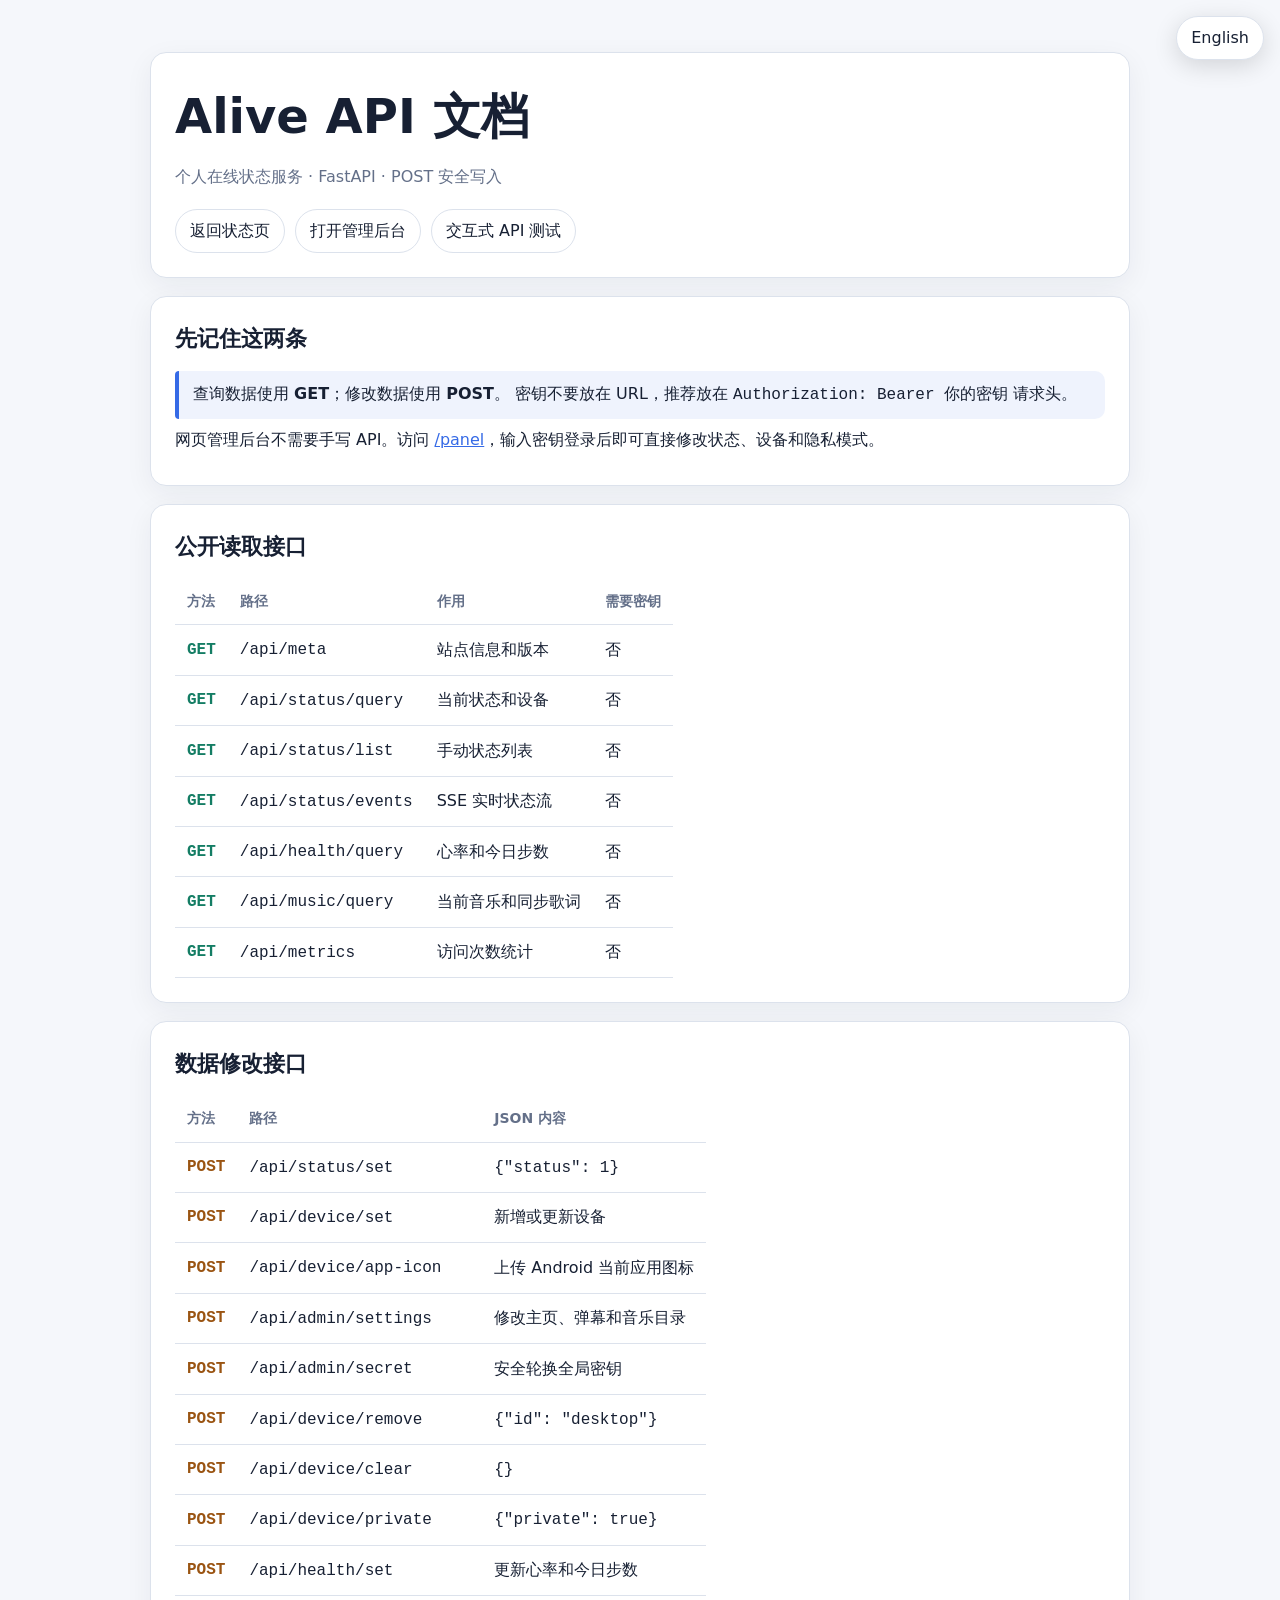
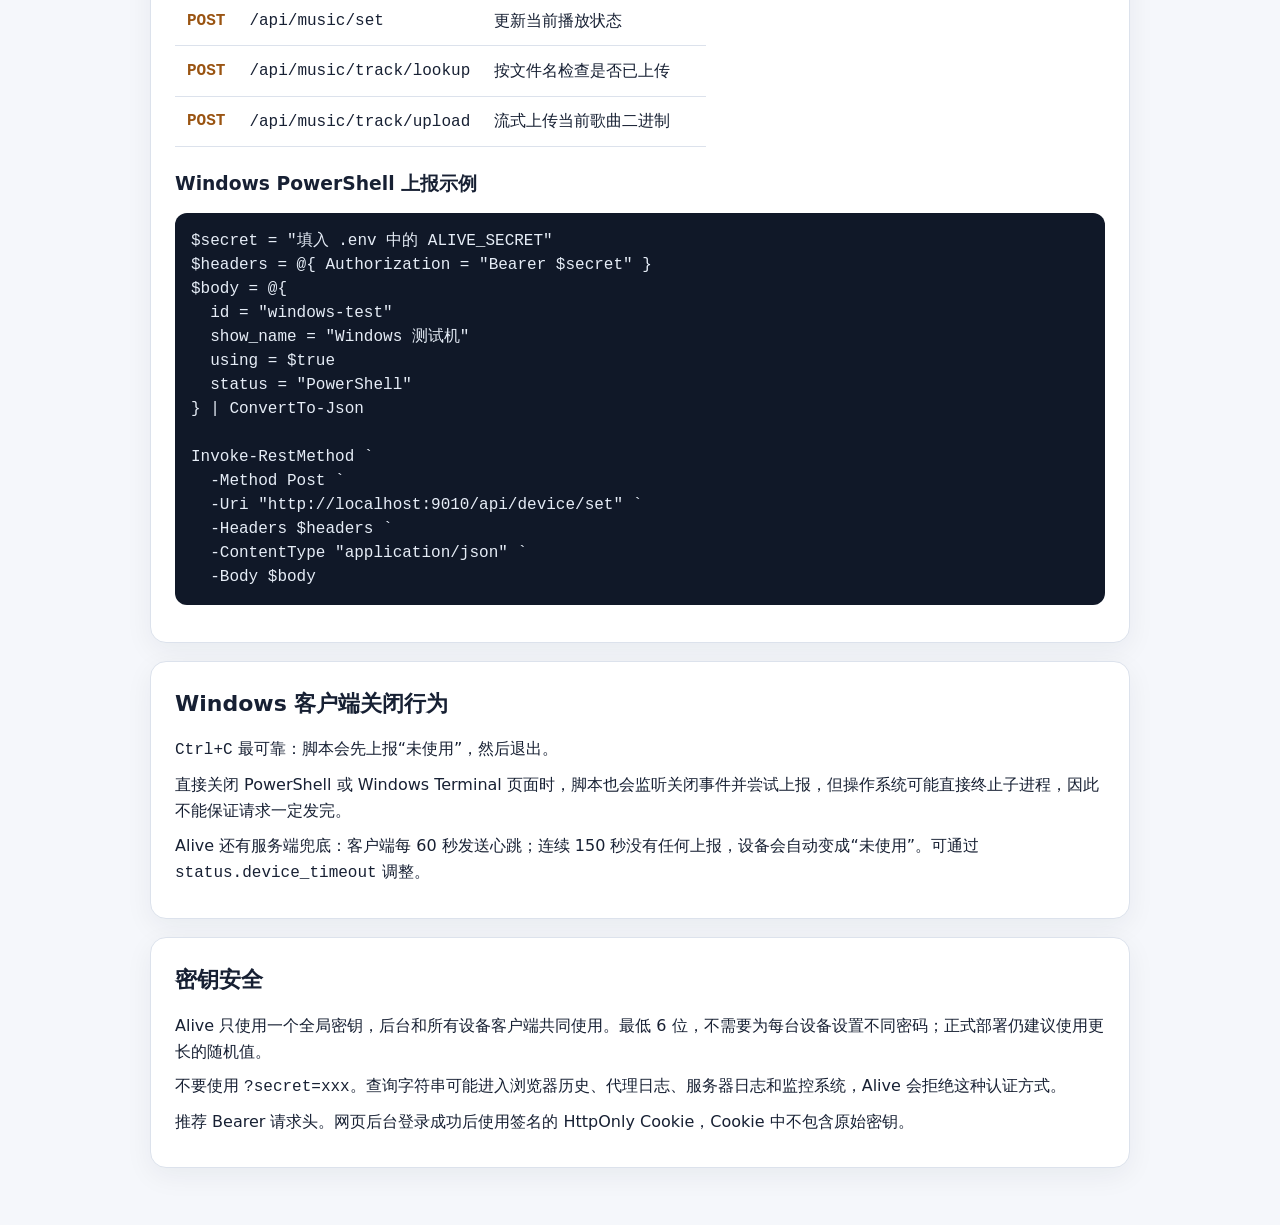
<file: public/docs.html>
<!doctype html>
<html lang="zh-CN">
<head>
    <meta charset="utf-8">
    <meta name="viewport" content="width=device-width, initial-scale=1">
    <title>Alive API 文档 / Documentation</title>
    <style>
        :root {
            color-scheme: light dark;
            --bg: #f5f7fb;
            --card: #fff;
            --text: #172033;
            --muted: #647089;
            --border: #dce2ec;
            --accent: #356ae6;
            --get: #147d64;
            --post: #9a5412;
            --code: #101828;
        }
        @media (prefers-color-scheme: dark) {
            :root {
                --bg: #0d111a;
                --card: #151b27;
                --text: #edf2ff;
                --muted: #a9b4ca;
                --border: #303a4d;
                --accent: #85a8ff;
                --get: #59d5b2;
                --post: #ffb86b;
                --code: #080b11;
            }
        }
        * { box-sizing: border-box; }
        body {
            margin: 0;
            color: var(--text);
            background: var(--bg);
            font-family: Inter, "Segoe UI", "Microsoft YaHei", system-ui, sans-serif;
            line-height: 1.65;
        }
        .wrap { width: min(980px, calc(100% - 32px)); margin: 52px auto 80px; }
        .hero, .card {
            background: var(--card);
            border: 1px solid var(--border);
            border-radius: 16px;
            padding: 24px;
            margin-bottom: 18px;
            box-shadow: 0 8px 28px rgba(22, 32, 51, .06);
        }
        h1 { margin: 0 0 8px; font-size: clamp(30px, 5vw, 48px); }
        h2 { margin: 0 0 14px; font-size: 22px; }
        h3 { margin: 22px 0 8px; }
        p { margin: 8px 0; }
        a { color: var(--accent); }
        .muted { color: var(--muted); }
        .links { display: flex; flex-wrap: wrap; gap: 10px; margin-top: 18px; }
        .links a, #language-toggle {
            border: 1px solid var(--border);
            border-radius: 999px;
            padding: 8px 14px;
            background: var(--card);
            color: var(--text);
            text-decoration: none;
            cursor: pointer;
            font: inherit;
        }
        #language-toggle {
            position: fixed;
            top: 16px;
            right: 16px;
            z-index: 10;
            box-shadow: 0 6px 24px rgba(0, 0, 0, .14);
        }
        table { width: 100%; border-collapse: collapse; display: block; overflow-x: auto; }
        th, td { padding: 11px 12px; border-bottom: 1px solid var(--border); text-align: left; white-space: nowrap; }
        th { color: var(--muted); font-size: 14px; }
        .method { font-weight: 800; font-family: Consolas, monospace; }
        .get { color: var(--get); }
        .post { color: var(--post); }
        code { font-family: Consolas, "Cascadia Code", monospace; }
        pre {
            overflow-x: auto;
            padding: 16px;
            border-radius: 12px;
            color: #e6edf7;
            background: var(--code);
            line-height: 1.5;
        }
        .notice {
            border-left: 4px solid var(--accent);
            padding: 10px 14px;
            background: color-mix(in srgb, var(--accent) 8%, transparent);
            border-radius: 4px 10px 10px 4px;
        }
        [data-lang][hidden] { display: none !important; }
        @media (max-width: 640px) {
            .wrap { margin-top: 72px; }
            .hero, .card { padding: 18px; border-radius: 12px; }
            #language-toggle { top: 10px; right: 10px; }
        }
    </style>
</head>
<body>
    <button id="language-toggle" type="button" aria-label="Switch language">English</button>

    <main class="wrap" data-lang="zh">
        <section class="hero">
            <h1>Alive API 文档</h1>
            <p class="muted">个人在线状态服务 · FastAPI · POST 安全写入</p>
            <div class="links">
                <a href="/">返回状态页</a>
                <a href="/panel">打开管理后台</a>
                <a href="/swagger">交互式 API 测试</a>
            </div>
        </section>

        <section class="card">
            <h2>先记住这两条</h2>
            <p class="notice">
                查询数据使用 <strong>GET</strong>；修改数据使用 <strong>POST</strong>。
                密钥不要放在 URL，推荐放在 <code>Authorization: Bearer 你的密钥</code> 请求头。
            </p>
            <p>网页管理后台不需要手写 API。访问 <a href="/panel">/panel</a>，输入密钥登录后即可直接修改状态、设备和隐私模式。</p>
        </section>

        <section class="card">
            <h2>公开读取接口</h2>
            <table>
                <thead><tr><th>方法</th><th>路径</th><th>作用</th><th>需要密钥</th></tr></thead>
                <tbody>
                    <tr><td class="method get">GET</td><td><code>/api/meta</code></td><td>站点信息和版本</td><td>否</td></tr>
                    <tr><td class="method get">GET</td><td><code>/api/status/query</code></td><td>当前状态和设备</td><td>否</td></tr>
                    <tr><td class="method get">GET</td><td><code>/api/status/list</code></td><td>手动状态列表</td><td>否</td></tr>
                    <tr><td class="method get">GET</td><td><code>/api/status/events</code></td><td>SSE 实时状态流</td><td>否</td></tr>
                    <tr><td class="method get">GET</td><td><code>/api/health/query</code></td><td>心率和今日步数</td><td>否</td></tr>
                    <tr><td class="method get">GET</td><td><code>/api/music/query</code></td><td>当前音乐和同步歌词</td><td>否</td></tr>
                    <tr><td class="method get">GET</td><td><code>/api/metrics</code></td><td>访问次数统计</td><td>否</td></tr>
                </tbody>
            </table>
        </section>

        <section class="card">
            <h2>数据修改接口</h2>
            <table>
                <thead><tr><th>方法</th><th>路径</th><th>JSON 内容</th></tr></thead>
                <tbody>
                    <tr><td class="method post">POST</td><td><code>/api/status/set</code></td><td><code>{"status": 1}</code></td></tr>
                    <tr><td class="method post">POST</td><td><code>/api/device/set</code></td><td>新增或更新设备</td></tr>
                    <tr><td class="method post">POST</td><td><code>/api/device/app-icon</code></td><td>上传 Android 当前应用图标</td></tr>
                    <tr><td class="method post">POST</td><td><code>/api/admin/settings</code></td><td>修改主页、弹幕和音乐目录</td></tr>
                    <tr><td class="method post">POST</td><td><code>/api/admin/secret</code></td><td>安全轮换全局密钥</td></tr>
                    <tr><td class="method post">POST</td><td><code>/api/device/remove</code></td><td><code>{"id": "desktop"}</code></td></tr>
                    <tr><td class="method post">POST</td><td><code>/api/device/clear</code></td><td><code>{}</code></td></tr>
                    <tr><td class="method post">POST</td><td><code>/api/device/private</code></td><td><code>{"private": true}</code></td></tr>
                    <tr><td class="method post">POST</td><td><code>/api/health/set</code></td><td>更新心率和今日步数</td></tr>
                    <tr><td class="method post">POST</td><td><code>/api/music/set</code></td><td>更新当前播放状态</td></tr>
                    <tr><td class="method post">POST</td><td><code>/api/music/track/lookup</code></td><td>按文件名检查是否已上传</td></tr>
                    <tr><td class="method post">POST</td><td><code>/api/music/track/upload</code></td><td>流式上传当前歌曲二进制</td></tr>
                </tbody>
            </table>

            <h3>Windows PowerShell 上报示例</h3>
            <pre><code>$secret = "填入 .env 中的 ALIVE_SECRET"
$headers = @{ Authorization = "Bearer $secret" }
$body = @{
  id = "windows-test"
  show_name = "Windows 测试机"
  using = $true
  status = "PowerShell"
} | ConvertTo-Json

Invoke-RestMethod `
  -Method Post `
  -Uri "http://localhost:9010/api/device/set" `
  -Headers $headers `
  -ContentType "application/json" `
  -Body $body</code></pre>
        </section>

        <section class="card">
            <h2>Windows 客户端关闭行为</h2>
            <p><code>Ctrl+C</code> 最可靠：脚本会先上报“未使用”，然后退出。</p>
            <p>直接关闭 PowerShell 或 Windows Terminal 页面时，脚本也会监听关闭事件并尝试上报，但操作系统可能直接终止子进程，因此不能保证请求一定发完。</p>
            <p>Alive 还有服务端兜底：客户端每 60 秒发送心跳；连续 150 秒没有任何上报，设备会自动变成“未使用”。可通过 <code>status.device_timeout</code> 调整。</p>
        </section>

        <section class="card">
            <h2>密钥安全</h2>
            <p>Alive 只使用一个全局密钥，后台和所有设备客户端共同使用。最低 6 位，不需要为每台设备设置不同密码；正式部署仍建议使用更长的随机值。</p>
            <p>不要使用 <code>?secret=xxx</code>。查询字符串可能进入浏览器历史、代理日志、服务器日志和监控系统，Alive 会拒绝这种认证方式。</p>
            <p>推荐 Bearer 请求头。网页后台登录成功后使用签名的 HttpOnly Cookie，Cookie 中不包含原始密钥。</p>
        </section>
    </main>

    <main class="wrap" data-lang="en" hidden>
        <section class="hero">
            <h1>Alive API Documentation</h1>
            <p class="muted">Personal status service · FastAPI · Secure POST mutations</p>
            <div class="links">
                <a href="/">Status page</a>
                <a href="/panel">Admin panel</a>
                <a href="/swagger">Interactive API</a>
            </div>
        </section>

        <section class="card">
            <h2>Two rules to remember</h2>
            <p class="notice">
                Use <strong>GET</strong> to read data and <strong>POST</strong> to change it.
                Never put the secret in a URL. Prefer the
                <code>Authorization: Bearer YOUR_SECRET</code> header.
            </p>
            <p>You can manage everything in a browser at <a href="/panel">/panel</a> without writing API requests.</p>
        </section>

        <section class="card">
            <h2>Public read endpoints</h2>
            <table>
                <thead><tr><th>Method</th><th>Path</th><th>Purpose</th><th>Secret</th></tr></thead>
                <tbody>
                    <tr><td class="method get">GET</td><td><code>/api/meta</code></td><td>Site metadata and version</td><td>No</td></tr>
                    <tr><td class="method get">GET</td><td><code>/api/status/query</code></td><td>Current status and devices</td><td>No</td></tr>
                    <tr><td class="method get">GET</td><td><code>/api/status/list</code></td><td>Manual status choices</td><td>No</td></tr>
                    <tr><td class="method get">GET</td><td><code>/api/status/events</code></td><td>Live SSE status stream</td><td>No</td></tr>
                    <tr><td class="method get">GET</td><td><code>/api/health/query</code></td><td>Heart rate and today's steps</td><td>No</td></tr>
                    <tr><td class="method get">GET</td><td><code>/api/music/query</code></td><td>Current music and timed lyrics</td><td>No</td></tr>
                    <tr><td class="method get">GET</td><td><code>/api/metrics</code></td><td>Visit metrics</td><td>No</td></tr>
                </tbody>
            </table>
        </section>

        <section class="card">
            <h2>Mutation endpoints</h2>
            <table>
                <thead><tr><th>Method</th><th>Path</th><th>JSON body</th></tr></thead>
                <tbody>
                    <tr><td class="method post">POST</td><td><code>/api/status/set</code></td><td><code>{"status": 1}</code></td></tr>
                    <tr><td class="method post">POST</td><td><code>/api/device/set</code></td><td>Create or update a device</td></tr>
                    <tr><td class="method post">POST</td><td><code>/api/device/app-icon</code></td><td>Upload the current Android app icon</td></tr>
                    <tr><td class="method post">POST</td><td><code>/api/admin/settings</code></td><td>Update homepage, danmaku, and music directory</td></tr>
                    <tr><td class="method post">POST</td><td><code>/api/admin/secret</code></td><td>Securely rotate the global secret</td></tr>
                    <tr><td class="method post">POST</td><td><code>/api/device/remove</code></td><td><code>{"id": "desktop"}</code></td></tr>
                    <tr><td class="method post">POST</td><td><code>/api/device/clear</code></td><td><code>{}</code></td></tr>
                    <tr><td class="method post">POST</td><td><code>/api/device/private</code></td><td><code>{"private": true}</code></td></tr>
                    <tr><td class="method post">POST</td><td><code>/api/health/set</code></td><td>Update heart rate and steps</td></tr>
                    <tr><td class="method post">POST</td><td><code>/api/music/set</code></td><td>Update now-playing state</td></tr>
                    <tr><td class="method post">POST</td><td><code>/api/music/track/lookup</code></td><td>Check an existing track by filename</td></tr>
                    <tr><td class="method post">POST</td><td><code>/api/music/track/upload</code></td><td>Stream the current audio file</td></tr>
                </tbody>
            </table>

            <h3>Device update JSON</h3>
            <pre><code>{
  "id": "windows-test",
  "show_name": "Windows PC",
  "using": true,
  "status": "PowerShell",
  "fields": {}
}</code></pre>
        </section>

        <section class="card">
            <h2>Closing the Windows client</h2>
            <p><code>Ctrl+C</code> is the most reliable exit: the client reports “not using” before it stops.</p>
            <p>Closing a PowerShell or Windows Terminal tab also triggers a best-effort close handler, but the operating system may kill the child process before the HTTP request finishes.</p>
            <p>Server fallback: the client sends a heartbeat every 60 seconds. After 150 seconds without an update, Alive automatically marks the device as not using. Configure this with <code>status.device_timeout</code>.</p>
        </section>

        <section class="card">
            <h2>Secret safety</h2>
            <p>Alive uses one global secret shared by the admin panel and all device clients. The minimum length is 6 characters; devices do not have separate passwords. Use a longer random value in production.</p>
            <p>Do not use <code>?secret=xxx</code>. Query strings can be recorded in browser history, proxy logs, server logs, and monitoring systems. Alive rejects query-string authentication.</p>
            <p>Prefer a Bearer header. Browser admin sessions use a signed HttpOnly cookie that does not contain the original secret.</p>
        </section>
    </main>

    <script>
        (() => {
            const button = document.getElementById('language-toggle');
            const sections = document.querySelectorAll('[data-lang]');
            let language = localStorage.getItem('alive-docs-language') || 'zh';

            function applyLanguage(next) {
                language = next === 'en' ? 'en' : 'zh';
                document.documentElement.lang = language === 'zh' ? 'zh-CN' : 'en';
                document.title = language === 'zh'
                    ? 'Alive API 文档'
                    : 'Alive API Documentation';
                sections.forEach(section => {
                    section.hidden = section.dataset.lang !== language;
                });
                button.textContent = language === 'zh' ? 'English' : '中文';
                localStorage.setItem('alive-docs-language', language);
            }

            button.addEventListener('click', () => {
                applyLanguage(language === 'zh' ? 'en' : 'zh');
            });
            applyLanguage(language);
        })();
    </script>
</body>
</html>
</file>
